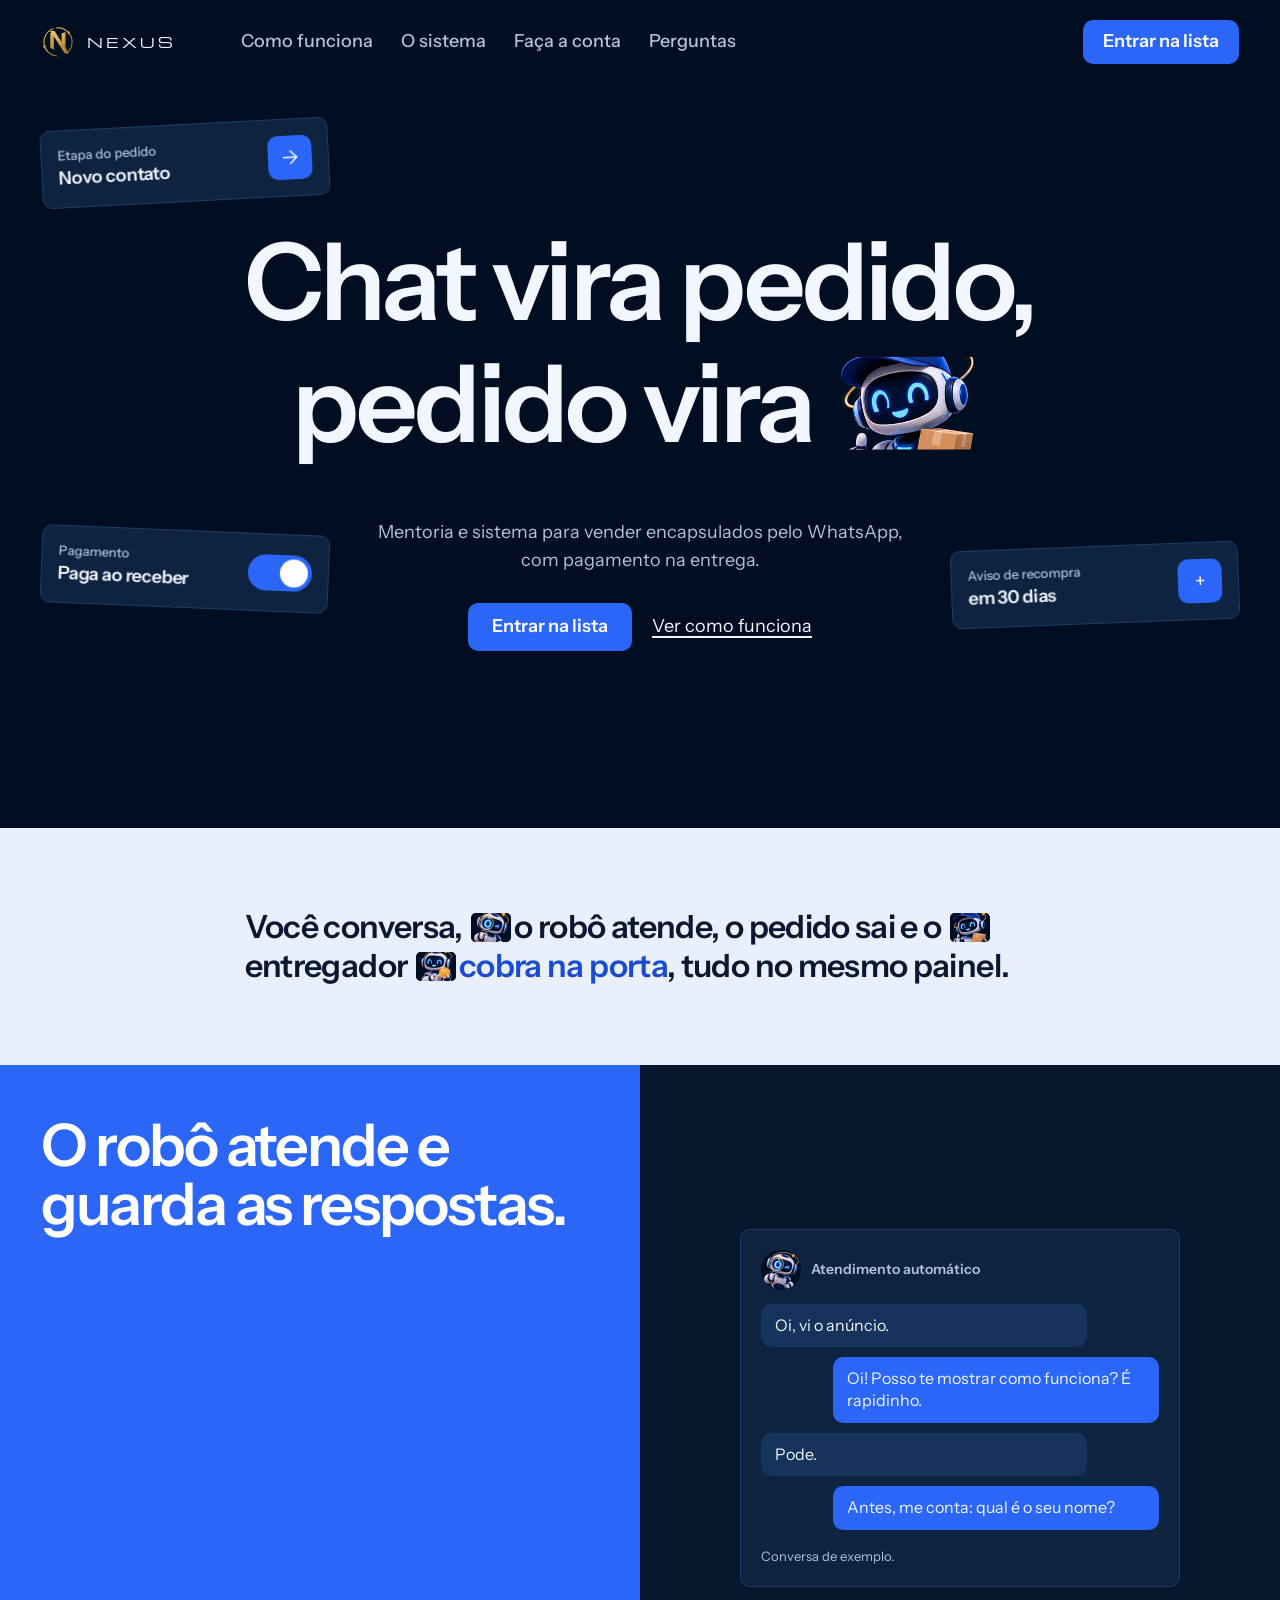
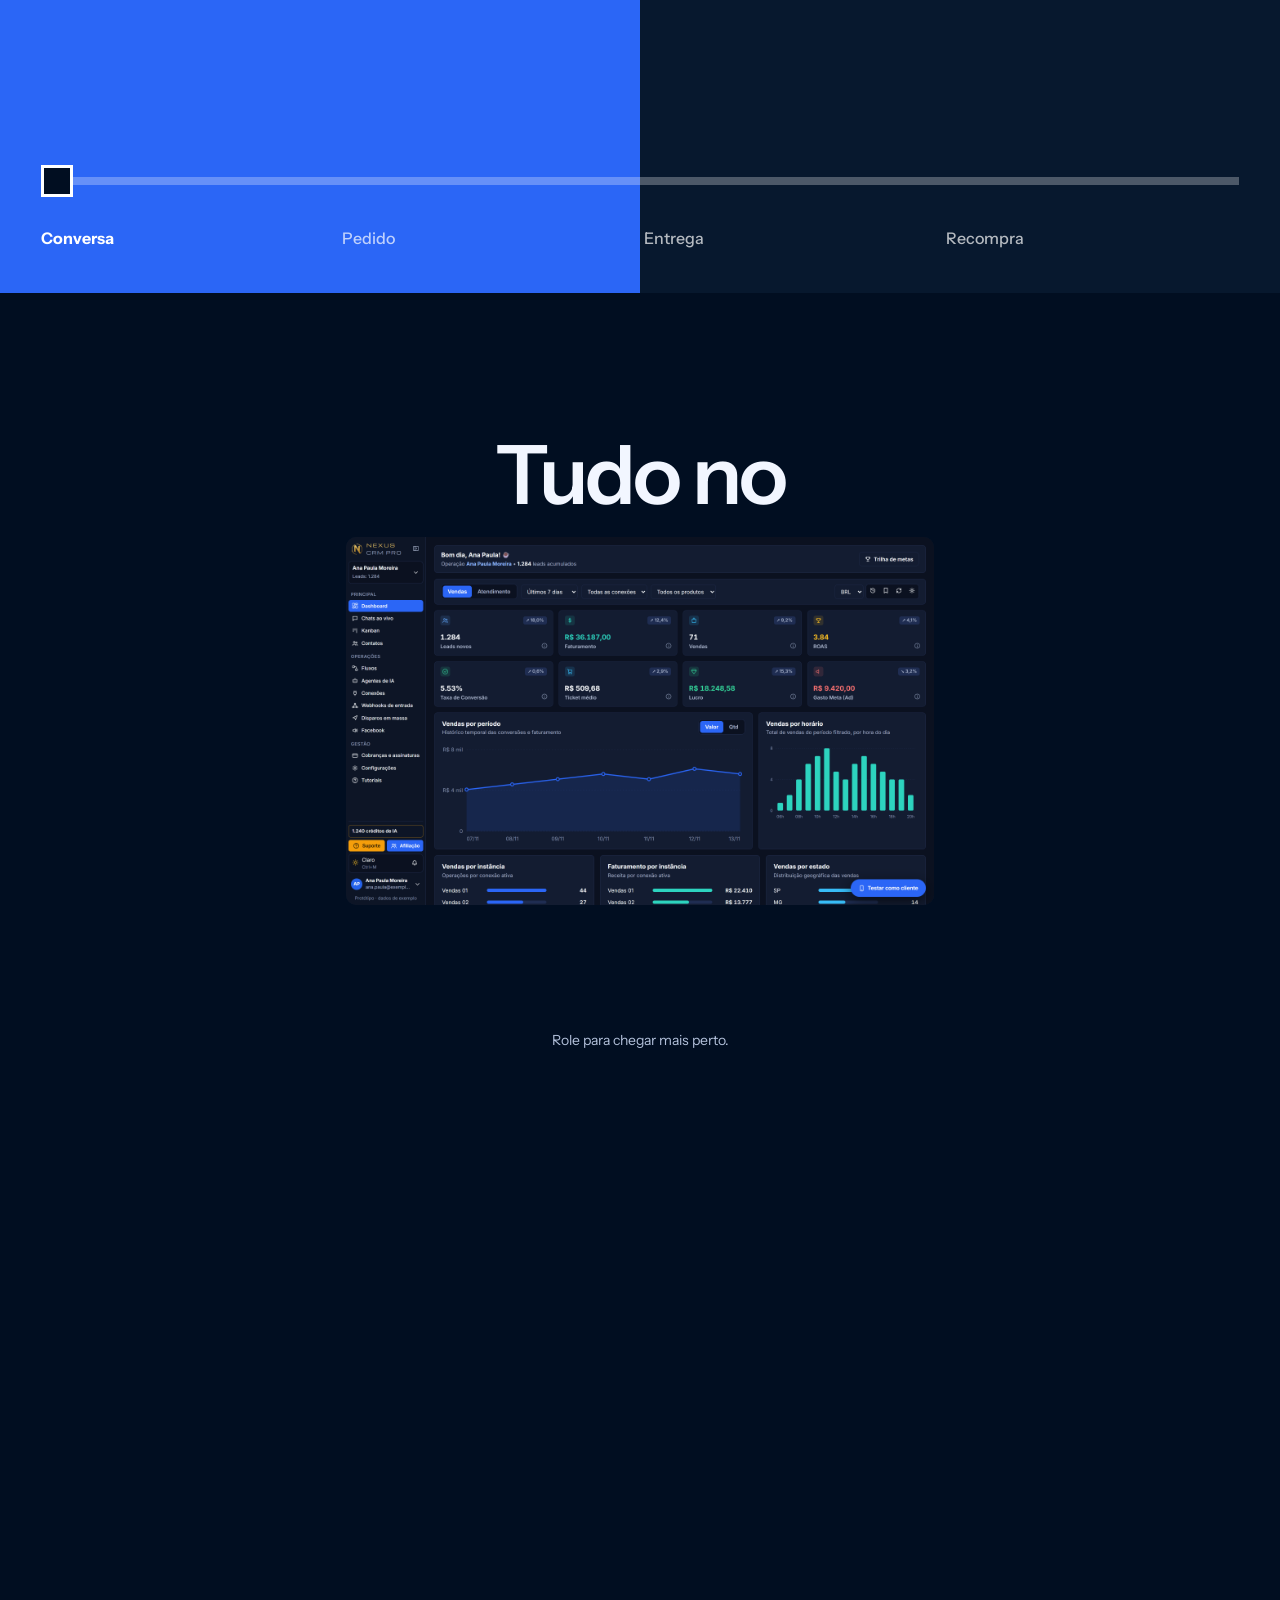
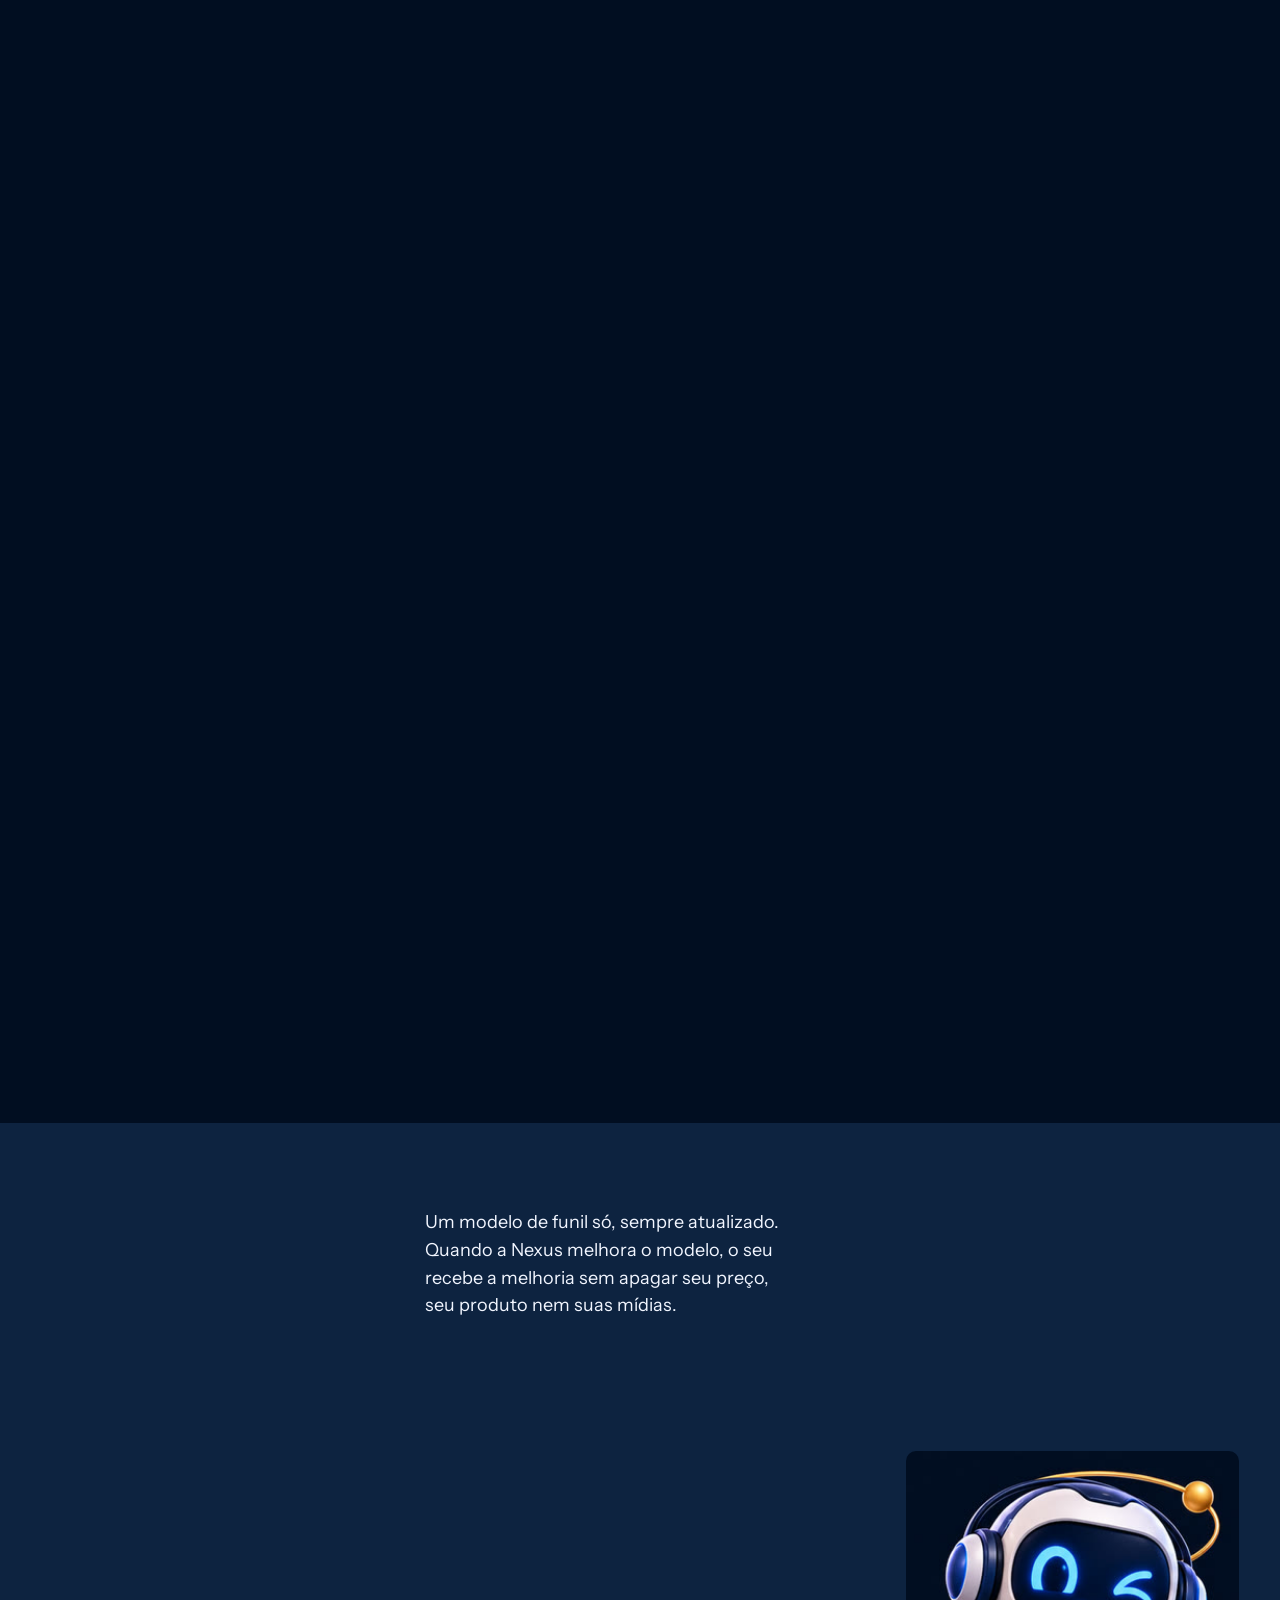
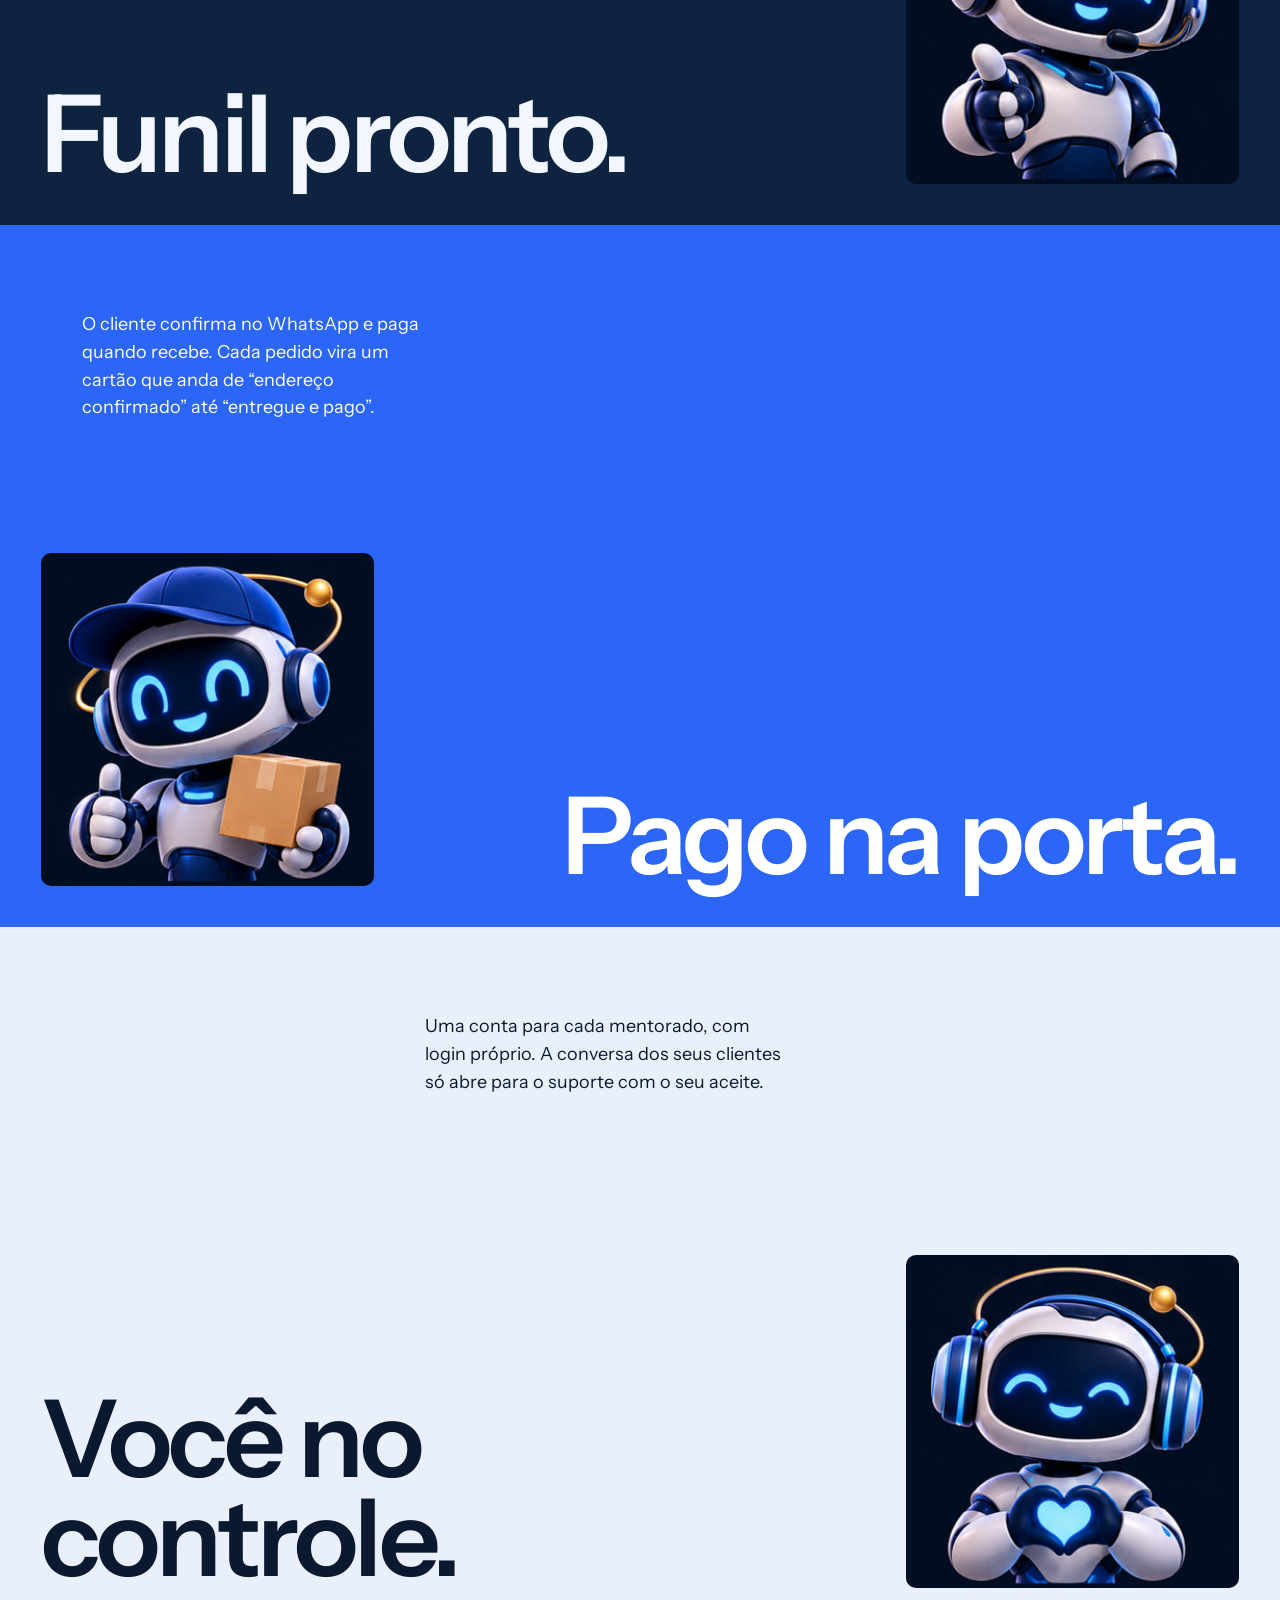
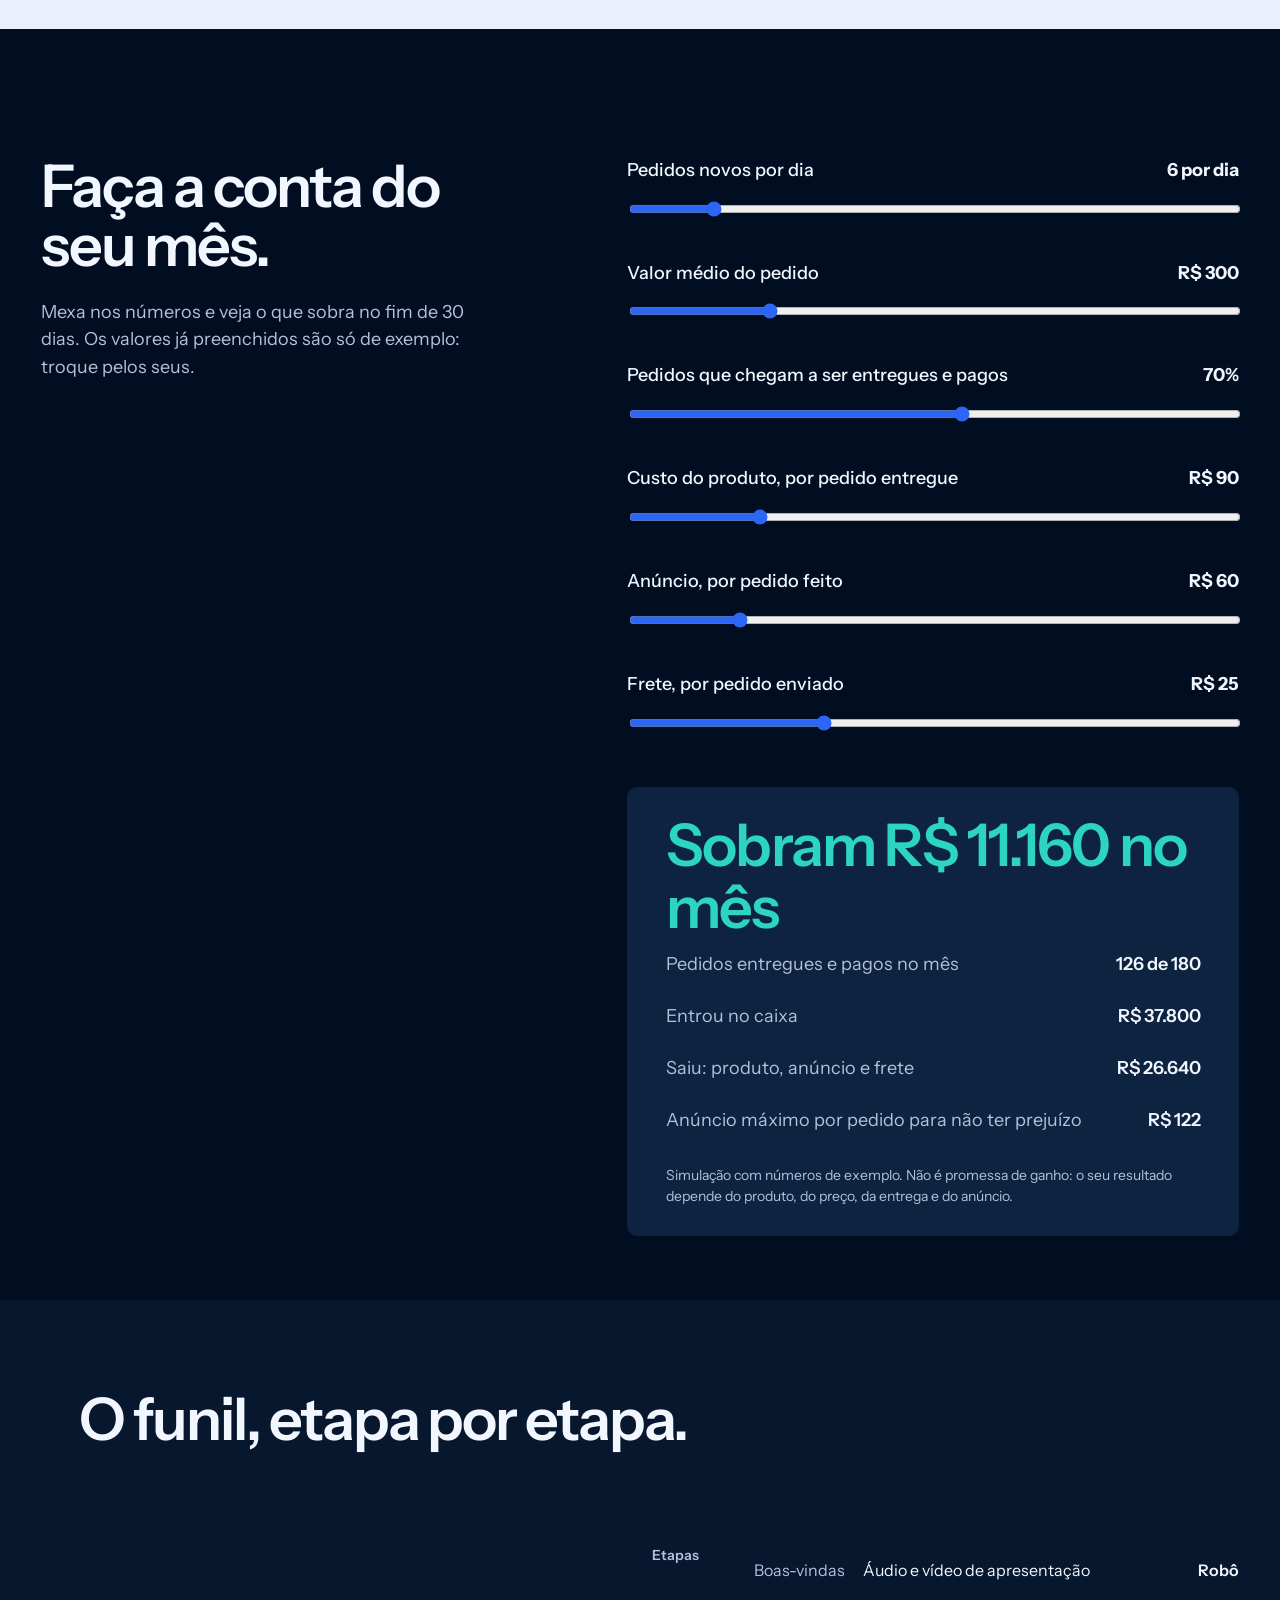
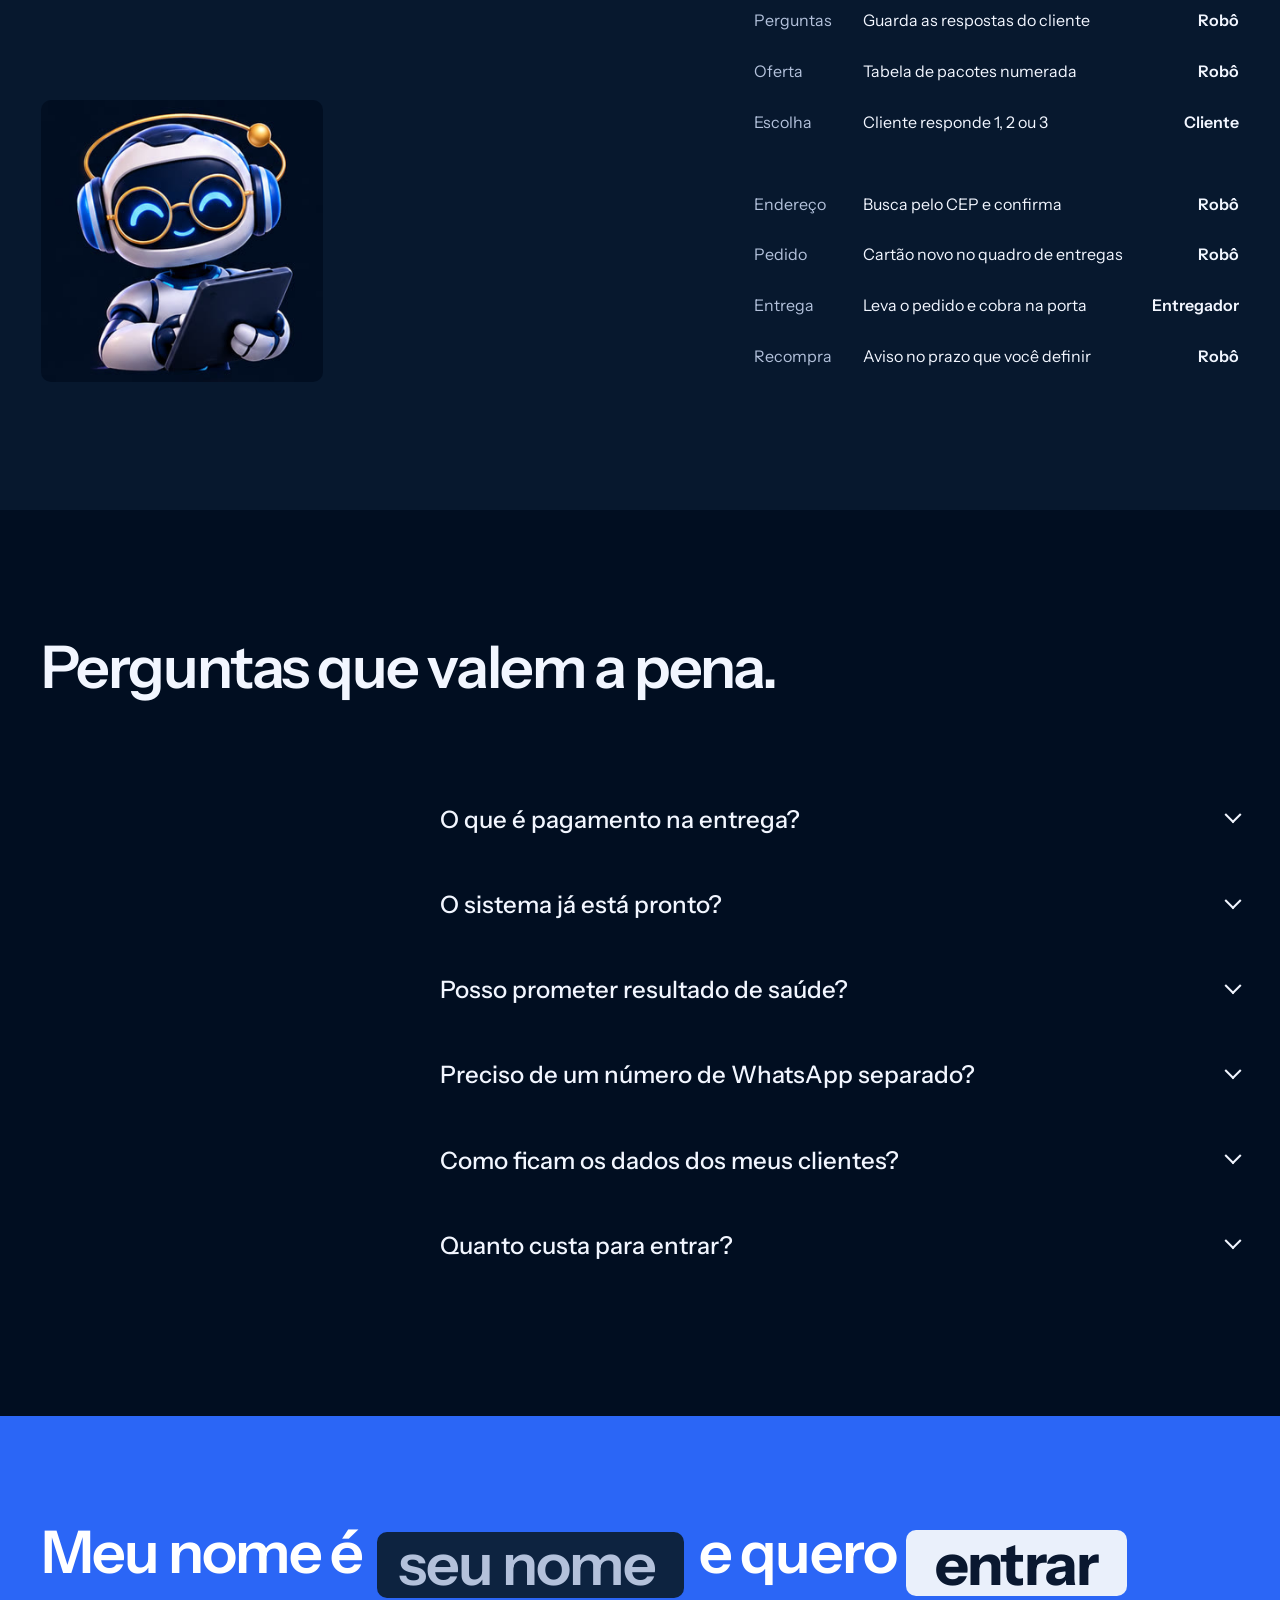
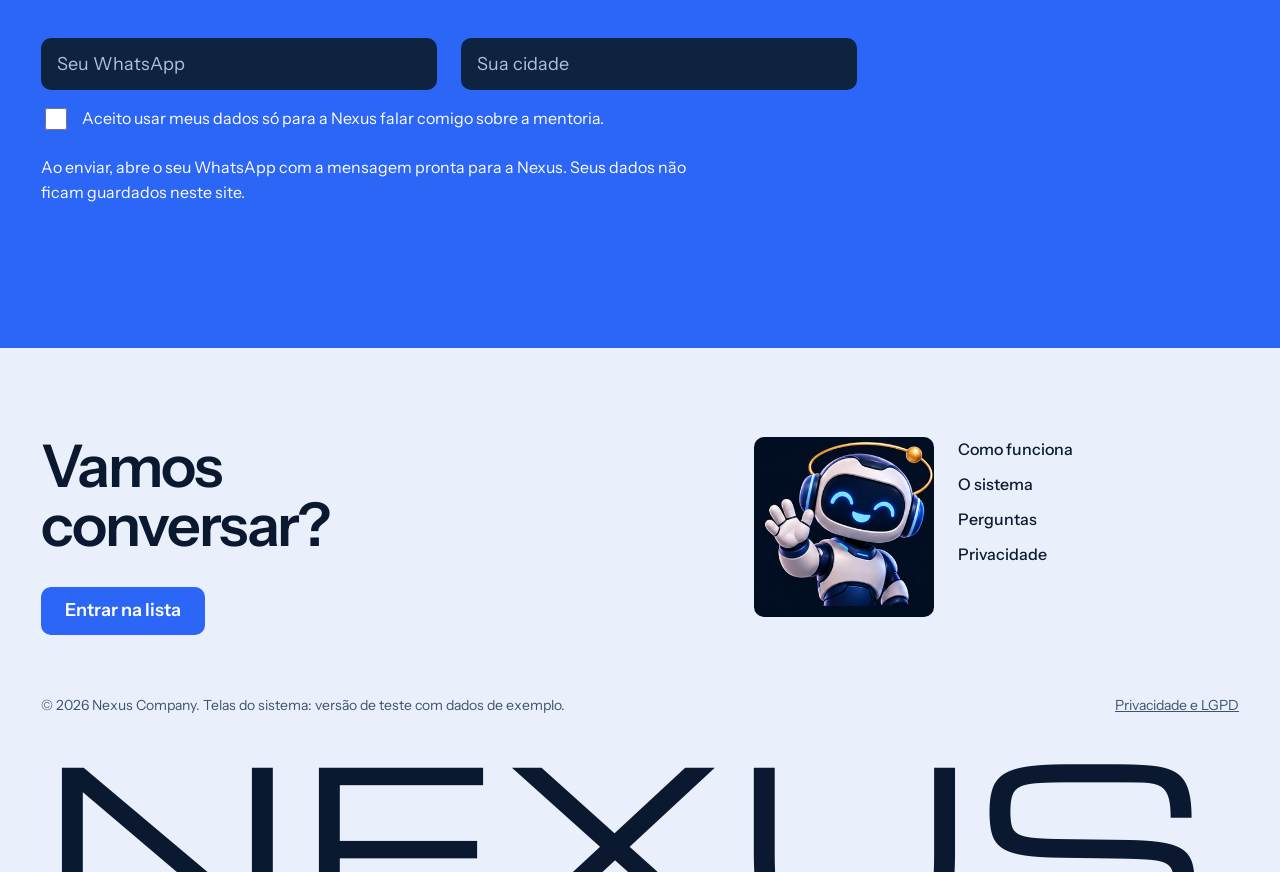
<file: index.html>
<!doctype html>
<html lang="pt-BR">
<head>
<meta charset="utf-8">
<meta name="viewport" content="width=device-width,initial-scale=1">
<title>Nexus | Mentoria e sistema para vender encapsulados</title>
<meta name="description" content="Mentoria e sistema Nexus: funil no WhatsApp, pedido, entrega com pagamento na entrega e recompra, tudo num painel. Entre na lista.">
<meta name="theme-color" content="#010e21">
<meta property="og:title" content="Nexus | Chat vira pedido, pedido vira entrega">
<meta property="og:description" content="Mentoria e sistema para vender encapsulados pelo WhatsApp, com pagamento na entrega.">
<meta property="og:image" content="assets/crm-dashboard.png">
<link rel="icon" href="assets/simbolo.svg" type="image/svg+xml">
<link rel="preconnect" href="https://fonts.googleapis.com">
<link rel="preconnect" href="https://fonts.gstatic.com" crossorigin>
<link href="https://fonts.googleapis.com/css2?family=Instrument+Sans:wght@400;500;600;700&family=Michroma&display=swap" rel="stylesheet">
<script>document.documentElement.className+=' js'</script>
<link rel="stylesheet" href="styles.css?v=1">
</head>
<body>

<header class="nav">
  <a class="mark" href="#topo" aria-label="Nexus, início"><img src="assets/simbolo.svg" alt="" width="34" height="34"><span>NEXUS</span></a>
  <ul>
    <li><a href="#como">Como funciona</a></li>
    <li><a href="#sistema">O sistema</a></li>
    <li><a href="#conta">Faça a conta</a></li>
    <li><a href="#perguntas">Perguntas</a></li>
  </ul>
  <a class="btn" href="#entrar">Entrar na lista</a>
</header>

<main id="topo">

<!-- 1. HERÓI -->
<section class="hero" aria-labelledby="h1">
  <h1 id="h1" class="mk" aria-label="Chat vira pedido, pedido vira entrega.">
    <span class="ln" aria-hidden="true"><span>Chat vira pedido,</span></span>
    <span class="ln" aria-hidden="true"><span>pedido vira <span class="slot"><img src="assets/orbi.jpg" alt="" width="320" height="320"></span></span></span>
  </h1>
  <p class="sub">Mentoria e sistema para vender encapsulados pelo WhatsApp, com pagamento na entrega.</p>
  <div class="go">
    <a class="btn" href="#entrar">Entrar na lista</a>
    <a class="link" href="#como">Ver como funciona</a>
  </div>
  <div class="chips">
    <div class="chip c1" data-ui>
      <div><b>Etapa do pedido</b><output id="chEtapa" aria-live="polite">Novo contato</output></div>
      <button type="button" id="chEtapaBt" aria-label="Avançar para a próxima etapa do pedido">→</button>
    </div>
    <div class="chip c2" data-ui>
      <div><b>Pagamento</b><output id="chPag" aria-live="polite">Paga ao receber</output></div>
      <button type="button" class="sw" id="chPagBt" aria-pressed="true" aria-label="Pagamento na entrega"></button>
    </div>
    <div class="chip c3" data-ui>
      <div><b>Aviso de recompra</b><output id="chRec" aria-live="polite">em 30 dias</output></div>
      <button type="button" id="chRecBt" aria-label="Trocar o prazo do aviso de recompra">+</button>
    </div>
  </div>
</section>

<!-- 2. FRASE -->
<section class="intro paper" aria-label="Resumo">
  <p class="rv">Você conversa, <span class="th"><img src="assets/vega.jpg" alt="" width="320" height="320" loading="lazy"></span>o robô atende, o pedido sai e o <span class="th"><img src="assets/orbi.jpg" alt="" width="320" height="320" loading="lazy"></span>entregador <span class="th"><img src="assets/dara.jpg" alt="" width="320" height="320" loading="lazy"></span><em>cobra na porta</em>, tudo no mesmo painel.</p>
</section>

<!-- 3. COMO FUNCIONA -->
<section class="how" id="como" aria-labelledby="hw">
  <div class="l">
    <h2 id="hw"><span id="hwTxt">O robô atende e guarda as respostas.</span></h2>
  </div>
  <div class="r">
    <div class="frag on" data-ui data-e="0">
      <h3><img src="assets/vega.jpg" alt="" width="40" height="40">Atendimento automático</h3>
      <div class="bub c">Oi, vi o anúncio.</div>
      <div class="bub b">Oi! Posso te mostrar como funciona? É rapidinho.</div>
      <div class="bub c">Pode.</div>
      <div class="bub b">Antes, me conta: qual é o seu nome?</div>
      <p class="ex">Conversa de exemplo.</p>
    </div>
    <div class="frag" data-ui data-e="1">
      <h3><img src="assets/nex.jpg" alt="" width="40" height="40">Pedido criado</h3>
      <div class="kv"><span>Pacote escolhido</span><b>Opção 2</b></div>
      <div class="kv"><span>CEP</span><b>00000-000</b></div>
      <div class="kv"><span>Pagamento</span><b>Na entrega</b></div>
      <div class="kv"><span>Etapa</span><span class="tag">Endereço confirmado</span></div>
      <p class="ex">Pedido de exemplo.</p>
    </div>
    <div class="frag" data-ui data-e="2">
      <h3><img src="assets/orbi.jpg" alt="" width="40" height="40">Entrega em rota</h3>
      <div class="kv"><span>Cliente</span><b>Maria (exemplo)</b></div>
      <div class="kv"><span>Receber na porta</span><b>R$ 0,00</b></div>
      <div class="kv"><span>Etapa</span><span class="tag">Enviado</span></div>
      <div class="kv"><span>Ao entregar</span><b>Marca “Entregue e pago”</b></div>
      <p class="ex">Entrega de exemplo.</p>
    </div>
    <div class="frag" data-ui data-e="3">
      <h3><img src="assets/tico.jpg" alt="" width="40" height="40">Aviso de recompra</h3>
      <div class="bub b">Oi, tudo bem? Como foi com o seu pedido? Se quiser repor, é só me chamar.</div>
      <div class="kv"><span>Enviado depois de</span><b>30 dias</b></div>
      <div class="kv"><span>Se o cliente responder</span><b>Volta ao funil</b></div>
      <p class="ex">Mensagem de exemplo.</p>
    </div>
  </div>
  <div class="rng">
    <i class="fill" aria-hidden="true"></i>
    <input type="range" id="hwRng" min="0" max="3" step="1" value="0" aria-label="Etapa do funil" aria-valuetext="Conversa">
    <ol id="hwNames">
      <li><button type="button" data-i="0" aria-current="true">Conversa</button></li>
      <li><button type="button" data-i="1">Pedido</button></li>
      <li><button type="button" data-i="2">Entrega</button></li>
      <li><button type="button" data-i="3">Recompra</button></li>
    </ol>
  </div>
</section>

<!-- 4. O SISTEMA: UMA MOLDURA, TRÊS DISTÂNCIAS -->
<section class="show" id="sistema" data-st="1" aria-labelledby="sh">
  <div class="stage">
    <h2 id="sh"><span class="a">Tudo no</span><span class="sr"> mesmo painel.</span></h2>
    <div class="frame" id="frm"><img src="assets/crm-dashboard.png" alt="Painel de vendas do Nexus CRM Pro: indicadores de leads, faturamento, vendas e ticket médio, com gráficos por dia e por horário." width="2880" height="1800" loading="lazy"></div>
    <div class="b" aria-hidden="true">mesmo painel.</div>
    <p class="cap">Faturamento, ticket médio e lucro calculados a partir dos pedidos. Tela da versão de teste do Nexus CRM Pro, com dados de exemplo.</p>
    <p class="hint">Role para chegar mais perto.</p>
  </div>
</section>

<!-- 5. O QUE VOCÊ LEVA -->
<section aria-label="O que a mentoria entrega">
  <div class="field f1">
    <div class="pic rv d1"><img src="assets/nex.jpg" alt="Mascote Nex, de fone de ouvido, com o polegar para cima" width="320" height="320" loading="lazy"></div>
    <p class="rv">Um modelo de funil só, sempre atualizado. Quando a Nexus melhora o modelo, o seu recebe a melhoria sem apagar seu preço, seu produto nem suas mídias.</p>
    <h2 class="rv">Funil pronto.</h2>
  </div>
  <div class="field f2 cobalt">
    <div class="pic rv d1"><img src="assets/orbi.jpg" alt="Mascote Orbi, de boné azul, segurando uma caixa de entrega" width="320" height="320" loading="lazy"></div>
    <p class="rv">O cliente confirma no WhatsApp e paga quando recebe. Cada pedido vira um cartão que anda de “endereço confirmado” até “entregue e pago”.</p>
    <h2 class="rv">Pago na porta.</h2>
  </div>
  <div class="field f3 paper">
    <div class="pic rv d1"><img src="assets/lumi.jpg" alt="Mascote Lumi, de fone de ouvido, fazendo um coração com as mãos" width="320" height="320" loading="lazy"></div>
    <p class="rv">Uma conta para cada mentorado, com login próprio. A conversa dos seus clientes só abre para o suporte com o seu aceite.</p>
    <h2 class="rv">Você no controle.</h2>
  </div>
</section>

<!-- 6. FAÇA A CONTA (a coisa viva) -->
<section class="calc" id="conta" aria-labelledby="cc">
  <div>
    <h2 id="cc" class="rv">Faça a conta do seu mês.</h2>
    <p class="lead rv d1">Mexa nos números e veja o que sobra no fim de 30 dias. Os valores já preenchidos são só de exemplo: troque pelos seus.</p>
  </div>
  <div>
    <form id="calc" class="rv d1" onsubmit="return false" aria-describedby="calcNote">
      <div class="fld"><label for="iP">Pedidos novos por dia <output id="oP"></output></label><input type="range" id="iP" min="1" max="40" step="1" value="6"></div>
      <div class="fld"><label for="iT">Valor médio do pedido <output id="oT"></output></label><input type="range" id="iT" min="100" max="1000" step="10" value="300"></div>
      <div class="fld"><label for="iE">Pedidos que chegam a ser entregues e pagos <output id="oE"></output></label><input type="range" id="iE" min="40" max="95" step="1" value="70"></div>
      <div class="fld"><label for="iC">Custo do produto, por pedido entregue <output id="oC"></output></label><input type="range" id="iC" min="10" max="400" step="5" value="90"></div>
      <div class="fld"><label for="iA">Anúncio, por pedido feito <output id="oA"></output></label><input type="range" id="iA" min="10" max="300" step="5" value="60"></div>
      <div class="fld"><label for="iF">Frete, por pedido enviado <output id="oF"></output></label><input type="range" id="iF" min="0" max="80" step="1" value="25"></div>
    </form>
    <div class="res rv d2" aria-live="polite">
      <p class="big" id="rRes"></p>
      <div class="row"><span>Pedidos entregues e pagos no mês</span><b id="rEnt"></b></div>
      <div class="row"><span>Entrou no caixa</span><b id="rFat"></b></div>
      <div class="row"><span>Saiu: produto, anúncio e frete</span><b id="rCus"></b></div>
      <div class="row"><span>Anúncio máximo por pedido para não ter prejuízo</span><b id="rCpa"></b></div>
      <p class="note" id="calcNote">Simulação com números de exemplo. Não é promessa de ganho: o seu resultado depende do produto, do preço, da entrega e do anúncio.</p>
    </div>
  </div>
</section>

<!-- 7. ETAPAS DO FUNIL -->
<section class="list" aria-labelledby="lt">
  <h2 id="lt" class="rv">O funil, etapa por etapa.</h2>
  <div class="tb">
    <p class="nm" aria-hidden="true">Etapas</p>
    <table class="rv">
      <caption class="sr">Etapas do funil-modelo e quem faz cada uma</caption>
      <tbody>
        <tr><td>Boas-vindas</td><td>Áudio e vídeo de apresentação</td><td>Robô</td></tr>
        <tr><td>Perguntas</td><td>Guarda as respostas do cliente</td><td>Robô</td></tr>
        <tr><td>Oferta</td><td>Tabela de pacotes numerada</td><td>Robô</td></tr>
        <tr><td>Escolha</td><td>Cliente responde 1, 2 ou 3</td><td>Cliente</td></tr>
        <tr class="g"><td>Endereço</td><td>Busca pelo CEP e confirma</td><td>Robô</td></tr>
        <tr><td>Pedido</td><td>Cartão novo no quadro de entregas</td><td>Robô</td></tr>
        <tr><td>Entrega</td><td>Leva o pedido e cobra na porta</td><td>Entregador</td></tr>
        <tr><td>Recompra</td><td>Aviso no prazo que você definir</td><td>Robô</td></tr>
      </tbody>
    </table>
    <div class="who rv d1"><img src="assets/atlas.jpg" alt="Mascote Atlas, de óculos dourados, com um tablet" width="320" height="320" loading="lazy"></div>
  </div>
</section>

<!-- 8. PERGUNTAS -->
<section class="faq" id="perguntas" aria-labelledby="fq">
  <h2 id="fq" class="rv">Perguntas que valem a pena.</h2>
  <div class="qs rv">
    <details><summary>O que é pagamento na entrega?</summary><p>O cliente confirma o pedido no WhatsApp e só paga quando recebe. Tira o medo de comprar, mas exige entrega organizada e um funil que confirme bem o endereço.</p></details>
    <details><summary>O sistema já está pronto?</summary><p>Ainda não por inteiro. A versão de teste do Nexus CRM Pro já roda no navegador com dados de exemplo: WhatsApp de teste, conversas, quadro de pedidos e painel. As conexões reais e as contas dos mentorados estão em construção.</p></details>
    <details><summary>Posso prometer resultado de saúde?</summary><p>Não. Fale só do que a embalagem e a regularização do produto permitem, e siga as regras da Anvisa e das plataformas de anúncio. O que você diz ao cliente é responsabilidade sua.</p></details>
    <details><summary>Preciso de um número de WhatsApp separado?</summary><p>É o mais seguro. Responder só quem chamou tem risco baixo de bloqueio. Disparo para quem nunca falou com você tem risco alto e não faz parte do método.</p></details>
    <details><summary>Como ficam os dados dos meus clientes?</summary><p>Cada mentorado tem a própria conta. A equipe da Nexus não lê as conversas dos seus clientes sem o seu aceite, e os dados seguem a LGPD.</p></details>
    <details><summary>Quanto custa para entrar?</summary><p>O valor é combinado na conversa com a Nexus, depois que você entra na lista. Não existe preço fixo publicado aqui.</p></details>
  </div>
</section>

<!-- 9. CANDIDATURA -->
<section class="apply cobalt" id="entrar" aria-labelledby="ap">
  <form id="form" novalidate>
    <h2 id="ap" class="rv">Meu nome é <input class="gap" id="fNome" name="nome" type="text" autocomplete="name" placeholder="seu nome" aria-label="Seu nome" required> e quero <button class="go" type="submit">entrar</button></h2>
    <div class="more rv d1">
      <input type="tel" id="fTel" name="tel" autocomplete="tel" placeholder="Seu WhatsApp" aria-label="Seu WhatsApp" inputmode="tel">
      <input type="text" id="fCid" name="cidade" autocomplete="address-level2" placeholder="Sua cidade" aria-label="Sua cidade">
      <label class="chk"><input type="checkbox" id="fOk" required><span>Aceito usar meus dados só para a Nexus falar comigo sobre a mentoria.</span></label>
    </div>
    <p class="after rv d2">Ao enviar, abre o seu WhatsApp com a mensagem pronta para a Nexus. Seus dados não ficam guardados neste site.</p>
    <p class="msg" id="fMsg" role="status"></p>
  </form>
</section>

</main>

<footer class="foot">
  <div class="top">
    <div style="grid-column:1/8">
      <h2>Vamos conversar?</h2>
      <a class="btn" href="#entrar">Entrar na lista</a>
    </div>
    <div class="pic"><img src="assets/iris.jpg" alt="Mascote Iris, acenando" width="320" height="320" loading="lazy"></div>
    <nav class="lk" aria-label="Rodapé">
      <a href="#como">Como funciona</a>
      <a href="#sistema">O sistema</a>
      <a href="#perguntas">Perguntas</a>
      <a href="privacidade.html">Privacidade</a>
    </nav>
  </div>
  <div class="legal"><span>© 2026 Nexus Company. Telas do sistema: versão de teste com dados de exemplo.</span><a href="privacidade.html">Privacidade e LGPD</a></div>
  <div class="name" aria-hidden="true">NEXUS</div>
</footer>

<script src="config.js?v=1"></script>
<script src="app.js?v=1"></script>
</body>
</html>
</file>
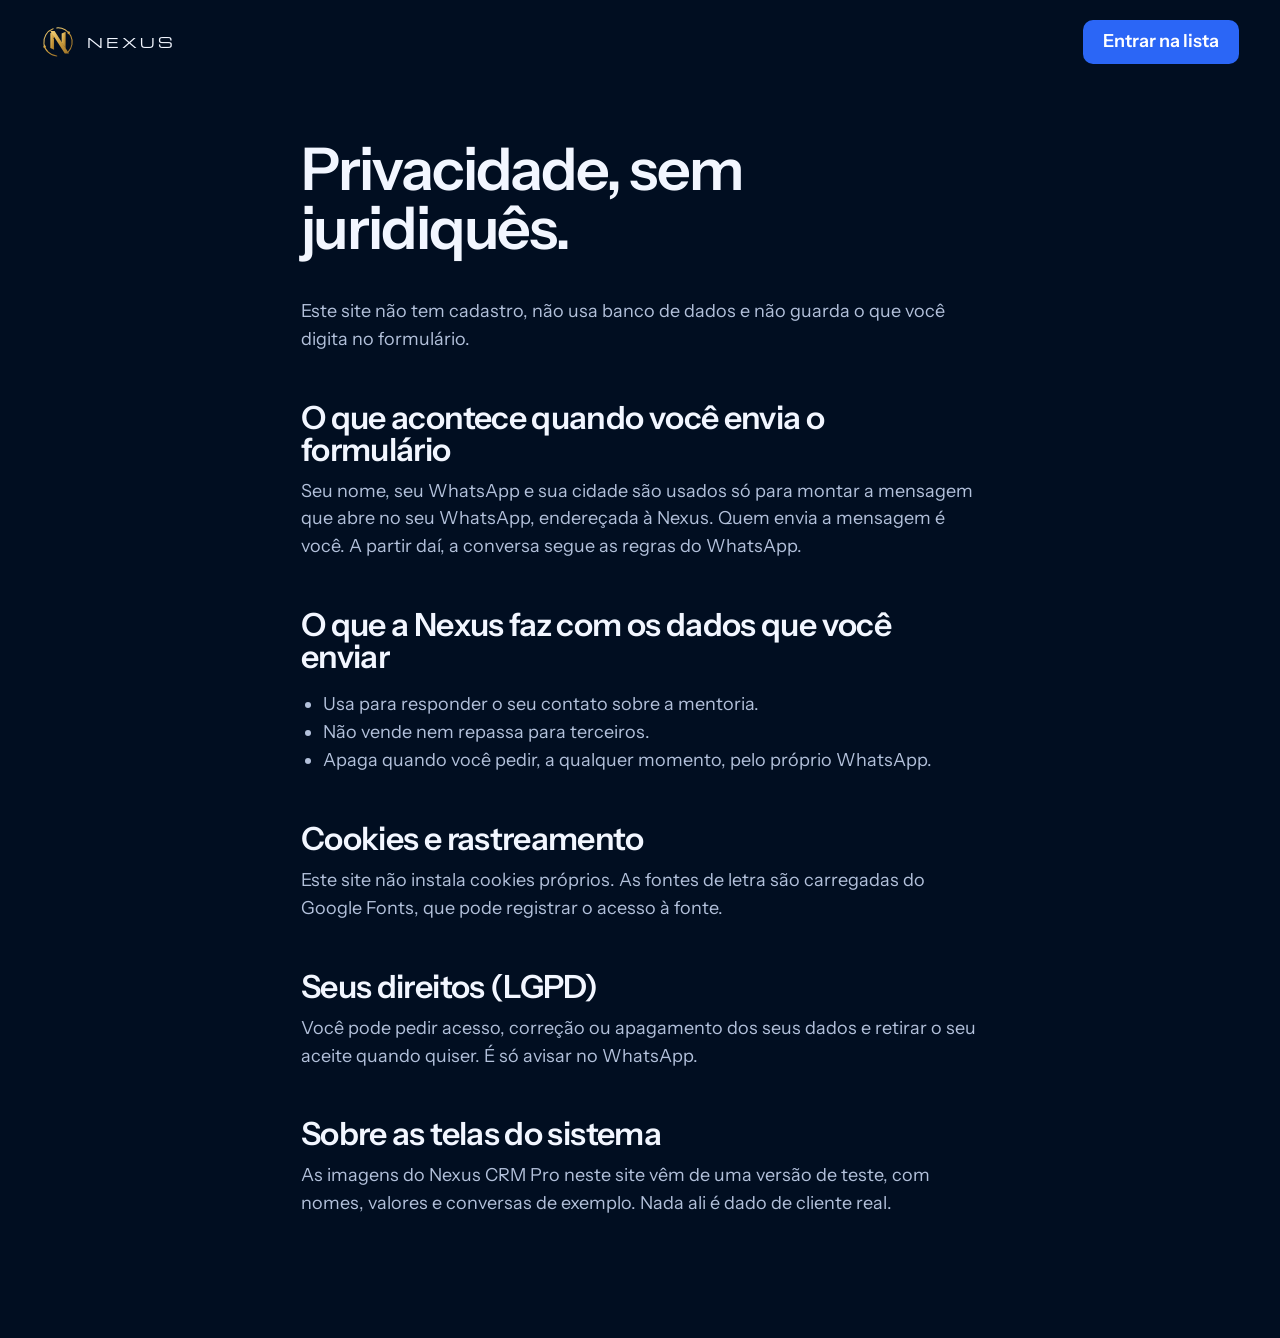
<file: privacidade.html>
<!doctype html>
<html lang="pt-BR">
<head>
<meta charset="utf-8">
<meta name="viewport" content="width=device-width,initial-scale=1">
<title>Privacidade | Nexus</title>
<meta name="description" content="Como a Nexus trata os dados de quem entra em contato pelo site, em linguagem simples (LGPD).">
<link rel="icon" href="assets/simbolo.svg" type="image/svg+xml">
<link href="https://fonts.googleapis.com/css2?family=Instrument+Sans:wght@400;500;600;700&family=Michroma&display=swap" rel="stylesheet">
<link rel="stylesheet" href="styles.css?v=1">
<style>
  .doc{max-width:760px;margin:0 auto;padding:140px var(--m) 120px}
  .doc h1{font-size:var(--s2);margin-bottom:40px}
  .doc h2{font-size:var(--s3);margin:48px 0 12px;letter-spacing:-.02em}
  .doc p,.doc li{color:var(--soft);max-width:62ch}
  .doc ul{padding-left:1.2em}
</style>
</head>
<body>
<header class="nav" style="position:absolute">
  <a class="mark" href="index.html" aria-label="Nexus, início"><img src="assets/simbolo.svg" alt="" width="34" height="34"><span>NEXUS</span></a>
  <a class="btn" href="index.html#entrar">Entrar na lista</a>
</header>
<main class="doc">
  <h1>Privacidade, sem juridiquês.</h1>
  <p>Este site não tem cadastro, não usa banco de dados e não guarda o que você digita no formulário.</p>
  <h2>O que acontece quando você envia o formulário</h2>
  <p>Seu nome, seu WhatsApp e sua cidade são usados só para montar a mensagem que abre no seu WhatsApp, endereçada à Nexus. Quem envia a mensagem é você. A partir daí, a conversa segue as regras do WhatsApp.</p>
  <h2>O que a Nexus faz com os dados que você enviar</h2>
  <ul>
    <li>Usa para responder o seu contato sobre a mentoria.</li>
    <li>Não vende nem repassa para terceiros.</li>
    <li>Apaga quando você pedir, a qualquer momento, pelo próprio WhatsApp.</li>
  </ul>
  <h2>Cookies e rastreamento</h2>
  <p>Este site não instala cookies próprios. As fontes de letra são carregadas do Google Fonts, que pode registrar o acesso à fonte.</p>
  <h2>Seus direitos (LGPD)</h2>
  <p>Você pode pedir acesso, correção ou apagamento dos seus dados e retirar o seu aceite quando quiser. É só avisar no WhatsApp.</p>
  <h2>Sobre as telas do sistema</h2>
  <p>As imagens do Nexus CRM Pro neste site vêm de uma versão de teste, com nomes, valores e conversas de exemplo. Nada ali é dado de cliente real.</p>
</main>
</body>
</html>
</file>
<file: styles.css>
/* Nexus — site da mentoria de encapsulados. Tokens da marca: fundo #010e21 (o mesmo dos mascotes), cobalto de ação, papel claro. */
:root{
  --ground:#010e21; --panel:#07182e; --panel2:#0d2340; --ink:#f2f6ff; --soft:#b3c1db;
  --cobalt:#2b66f6; --cobalt-deep:#1b4bd1; --cobalt-ink:#ffffff; --paper:#eaf0fb; --paper-ink:#0a1830; --paper-soft:#40516f;
  --ok:#2dd4bf;
  --m:clamp(20px,3.2vw,48px);            /* margem lateral única */
  --s1:clamp(42px,8.4vw,136px);          /* gigante */
  --s2:clamp(34px,4.6vw,72px);           /* título */
  --s3:clamp(22px,2.5vw,36px);           /* frase */
  --s4:18px;                             /* texto */
  --s5:14px;                             /* nota */
  --gap:clamp(80px,10vw,160px);          /* entre seções */
  --r:10px;                              /* raio único */
  --font:'Instrument Sans',system-ui,-apple-system,'Segoe UI',Roboto,Arial,sans-serif;
  --mark:'Michroma','Instrument Sans',system-ui,sans-serif;
}
*,*::before,*::after{box-sizing:border-box}
html{scroll-behavior:smooth;-webkit-text-size-adjust:100%}
body{margin:0;background:var(--ground);color:var(--ink);font:400 var(--s4)/1.55 var(--font);overflow-x:hidden}
img{display:block;max-width:100%;height:auto}
a{color:inherit}
button,input{font:inherit;color:inherit}
:focus-visible{outline:3px solid var(--cobalt);outline-offset:3px}
.paper :focus-visible,.cobalt :focus-visible{outline-color:var(--paper-ink)}
.sr{position:absolute;width:1px;height:1px;overflow:hidden;clip:rect(0 0 0 0);white-space:nowrap}
h1,h2,h3,p{margin:0}
h1,h2{font-weight:600;letter-spacing:-.035em;line-height:1}
.wrap{padding-inline:var(--m)}

/* ---------- botões (um formato só) ---------- */
.btn{display:inline-flex;align-items:center;justify-content:center;gap:.5em;min-height:48px;padding:0 24px;border:0;border-radius:var(--r);background:var(--cobalt);color:var(--cobalt-ink);font-weight:600;text-decoration:none;cursor:pointer;transition:transform .18s ease,background .18s ease}
.btn:hover{background:#4a7cff;transform:translateY(-2px)}
.btn:active{transform:translateY(0) scale(.98)}
.btn.inv{background:var(--paper);color:var(--paper-ink)}
.btn.inv:hover{background:#fff}
.link{text-decoration:underline;text-underline-offset:.2em;text-decoration-thickness:2px}

/* ---------- navegação ---------- */
.nav{position:absolute;inset:0 0 auto 0;z-index:20;display:flex;align-items:center;justify-content:space-between;gap:16px;padding:20px var(--m)}
.mark{display:flex;align-items:center;gap:12px;text-decoration:none}
.mark img{width:34px;height:34px}
.mark span{font:400 14px/1 var(--mark);letter-spacing:.24em}
.nav ul{display:flex;gap:28px;list-style:none;margin:0 auto 0 48px;padding:0}
.nav ul a{text-decoration:none;color:var(--soft);font-weight:500}
.nav ul a:hover{color:var(--ink)}
.nav .btn{min-height:44px;padding:0 20px}

/* ---------- 1. herói ---------- */
.hero{position:relative;min-height:92svh;display:grid;place-content:center;justify-items:center;text-align:center;padding:120px var(--m) 64px;background:var(--ground);overflow:hidden}
.hero h1{font-size:var(--s1);line-height:.98;font-weight:600;transform:translateY(-4%)}
.hero h1 .ln{display:block;overflow:hidden;padding:.14em .06em .16em;margin:-.1em 0 -.14em}
.hero h1 .ln>span{display:inline-flex;align-items:center;justify-content:center;gap:.14em;will-change:transform}
.slot{display:inline-block;height:.86em;width:1.5em;border-radius:.16em;overflow:hidden;background:var(--panel);flex:none;vertical-align:-.1em}
.slot img{width:100%;height:100%;object-fit:cover;object-position:50% 38%}
.hero .sub{margin-top:clamp(28px,4vw,56px);max-width:44ch;font-size:18px;color:var(--soft)}
.hero .go{margin-top:28px;display:flex;gap:20px;align-items:center;justify-content:center;flex-wrap:wrap}

/* chips vivos do produto (data-ui): têm borda, é interface real */
.chip{position:absolute;z-index:5;width:288px;padding:14px 16px;background:var(--panel2);border:1px solid #1d3b66; /* taste-skill-ignore */border-radius:var(--r);text-align:left;display:flex;align-items:center;justify-content:space-between;gap:14px}
.chip b{display:block;font-size:13px;font-weight:500;color:var(--soft)}
.chip output{display:block;font-size:18px;font-weight:600;letter-spacing:-.01em;min-height:1.3em}
.chip button{flex:none;width:44px;height:44px;border-radius:var(--r);border:0;background:var(--cobalt);color:#fff;cursor:pointer;font-size:20px;line-height:1;transition:transform .15s,background .15s}
.chip button:hover{background:#4a7cff;transform:scale(1.06)}
.chip button:active{transform:scale(.94)}
.chip .sw{position:relative;flex:none;width:64px;height:36px;padding:0;border-radius:99px;background:#26446f}
.chip .sw::after{content:"";position:absolute;top:4px;left:4px;width:28px;height:28px;border-radius:50%;background:#fff;transition:transform .2s ease}
.chip .sw[aria-pressed=true]{background:var(--cobalt)}
.chip .sw[aria-pressed=true]::after{transform:translateX(28px)}
.chip .sw:hover{transform:none}
.chip.c1{left:max(var(--m),calc(50% - 600px));top:15%;transform:rotate(-3deg)}
.chip.c2{left:max(var(--m),calc(50% - 600px));top:64%;transform:rotate(2.4deg)}
.chip.c3{right:max(var(--m),calc(50% - 600px));top:66%;transform:rotate(-2.2deg)}

/* ---------- 2. frase (papel) ---------- */
.paper{background:var(--paper);color:var(--paper-ink)}
.intro{padding:calc(var(--gap)*.62) var(--m)}
.intro p{max-width:min(66%,1040px);margin:0 auto;font-size:var(--s3);line-height:1.22;font-weight:600;letter-spacing:-.02em}
.intro .th{display:inline-block;width:1.25em;height:.9em;border-radius:.16em;overflow:hidden;vertical-align:-.12em;margin:0 .1em;background:var(--ground)}
.intro .th img{width:100%;height:100%;object-fit:cover;object-position:50% 40%}
.intro p em{font-style:normal;color:var(--cobalt-deep)}

/* ---------- 3. como funciona: arrastar pelas etapas ---------- */
.how{display:grid;grid-template-columns:1fr 1fr;min-height:92svh;position:relative}
.how .l{background:var(--cobalt);color:#fff;padding:clamp(28px,4vw,56px) var(--m) 190px;display:flex;flex-direction:column}
.how .r{background:var(--panel);display:grid;place-items:center;padding:48px var(--m) 190px}
.how h2{font-size:var(--s2);max-width:15ch;transition:opacity .2s}

.how .rng{position:absolute;left:var(--m);right:var(--m);bottom:36px;z-index:3}
.how input[type=range]{width:100%;height:32px;margin:0;background:transparent;-webkit-appearance:none;appearance:none;cursor:pointer;--p:0%}
.how input[type=range]::-webkit-slider-runnable-track{height:8px;border-radius:0;background:rgba(255,255,255,.28)}
.how .fill{position:absolute;left:0;top:12px;height:8px;width:calc((100% - var(--pad,0px) - 32px)*var(--k,0) + 16px);background:#fff;pointer-events:none;z-index:1;transition:width .2s}
.how input[type=range]{position:relative;z-index:2}
.how input[type=range]::-moz-range-track{height:8px;background:rgba(255,255,255,.28)}
.how input[type=range]::-moz-range-progress{height:8px;background:#fff}
.how input[type=range]::-webkit-slider-thumb{-webkit-appearance:none;width:32px;height:32px;margin-top:-12px;border-radius:0;background:var(--ground);border:3px solid #fff}
.how input[type=range]::-moz-range-thumb{width:26px;height:26px;border-radius:0;background:var(--ground);border:3px solid #fff}
.how ol{display:grid;grid-template-columns:repeat(4,1fr);gap:8px;list-style:none;margin:14px 0 0;padding:0}
.how ol button{background:none;border:0;padding:6px 0;text-align:left;cursor:pointer;color:rgba(255,255,255,.7);font-weight:500;font-size:16px}
.how ol button[aria-current=true]{color:#fff;font-weight:700}
/* fragmentos do produto */
.frag{width:min(100%,440px);min-height:330px;background:var(--panel2);border:1px solid #1d3b66;border-radius:var(--r);padding:20px;display:none}
.frag.on{display:block;animation:fi .35s ease both}
@keyframes fi{from{opacity:0;transform:translateY(10px)}to{opacity:1;transform:none}}
.frag h3{font-size:14px;font-weight:600;color:var(--soft);margin-bottom:14px;display:flex;align-items:center;gap:10px}
.frag h3 img{width:40px;height:40px;border-radius:50%;object-fit:cover}
.bub{max-width:82%;padding:11px 14px;border-radius:var(--r);margin-bottom:10px;font-size:16px;line-height:1.35}
.bub.c{background:#16335c}
.bub.b{background:var(--cobalt);margin-left:auto}
.kv{display:flex;justify-content:space-between;gap:16px;padding:12px 0;font-size:16px}
.kv span:first-child{color:var(--soft)}
.kv b{font-weight:600}
.tag{display:inline-block;padding:5px 12px;border-radius:99px;background:rgba(45,212,191,.16);color:var(--ok);font-size:14px;font-weight:600}
.ex{margin-top:16px;font-size:13px;color:var(--soft)}

/* ---------- 4. uma moldura, três distâncias ---------- */
.show{position:relative;height:270svh;background:var(--ground)}
.stage{position:sticky;top:0;height:100svh;display:grid;grid-template-rows:auto auto auto;align-content:center;justify-items:center;gap:clamp(12px,2.4vh,28px);padding:0 var(--m);overflow:hidden}
.show h2,.show .a,.show .b{font-size:clamp(40px,6.4vw,100px);line-height:1}
.show h2{text-align:center}
.frame{position:relative;width:min(46vw,740px);aspect-ratio:16/10;overflow:hidden;border-radius:var(--r);background:var(--panel)}
.frame img{width:100%;height:100%;object-fit:cover;transform-origin:var(--ox,50%) var(--oy,50%);transition:transform .9s cubic-bezier(.2,.7,.1,1)}
.show .b{font-weight:600;letter-spacing:-.035em;opacity:0;transform:translateY(24px);transition:opacity .5s,transform .5s}
.show[data-st="2"] .b,.show[data-st="3"] .b{opacity:1;transform:none}
.show .cap{position:absolute;right:var(--m);top:50%;width:min(26ch,22vw);font-size:18px;color:var(--soft);opacity:0;transform:translateY(16px);transition:opacity .5s .2s,transform .5s .2s}
.show[data-st="3"] .cap{opacity:1;transform:none}
.show .hint{font-size:var(--s5);color:var(--soft)}

/* ---------- 5. campos de cor (benefícios) ---------- */
.field{min-height:78svh;position:relative;padding:var(--m);display:flex;flex-direction:column;justify-content:space-between;gap:28px}
.field p{font-size:var(--s4);max-width:30ch;margin-left:clamp(0px,30vw,420px);padding-top:clamp(24px,5vh,64px)}
.field h2{font-size:var(--s1);line-height:.92;max-width:11ch}
.field.f1{background:var(--panel2)}
.field.f2{background:var(--cobalt);color:#fff;align-items:flex-end;text-align:right}
.field.f2 p{align-self:flex-start;margin-left:var(--m);text-align:left}
.field.f3{background:var(--paper);color:var(--paper-ink)}
.field .pic{position:absolute;right:var(--m);bottom:var(--m);width:min(26vw,340px);border-radius:var(--r);overflow:hidden;background:var(--ground)}
.field .pic img{width:100%;aspect-ratio:1;object-fit:cover}
.field.f2 .pic{right:auto;left:var(--m)}
@media (max-width:900px){.field .pic{position:static;width:46%;margin:28px 0 0;align-self:flex-end}.field.f2 .pic{align-self:flex-start}}

/* ---------- 6. calculadora (a coisa viva) ---------- */
.calc{padding:var(--gap) var(--m) calc(var(--gap)*.5);display:grid;grid-template-columns:5fr 6fr;gap:clamp(32px,6vw,96px);align-items:start;background:var(--ground)}
.calc h2{font-size:var(--s2);max-width:12ch}
.calc .lead{margin-top:24px;max-width:36ch;color:var(--soft)}
.calc form{display:grid;gap:26px}
.fld label{display:flex;justify-content:space-between;gap:12px;font-weight:500;margin-bottom:6px}
.fld label output{font-weight:700}
.fld input[type=range]{width:100%;height:32px;accent-color:var(--cobalt);cursor:pointer}
.res{margin-top:40px;background:var(--panel2);border-radius:var(--r);padding:28px clamp(20px,3vw,40px)}
.res .big{font-size:var(--s2);font-weight:600;letter-spacing:-.03em;line-height:1.05;color:var(--ok)}
.res .big.neg{color:#ff8c8c}
.res .row{display:flex;justify-content:space-between;gap:16px;padding:12px 0;color:var(--soft)}
.res .row b{color:var(--ink);font-weight:600}
.res .note{margin-top:18px;font-size:var(--s5);color:var(--soft)}

/* ---------- 7. lista: etapas do funil ---------- */
.list{background:var(--panel);padding:calc(var(--gap)*.7) var(--m) var(--gap)}
.list h2{font-size:var(--s2);max-width:18ch;margin-left:3vw}
.list .tb{display:grid;grid-template-columns:repeat(12,1fr);margin-top:96px;gap:0 24px}
.list .nm{grid-column:7;font-size:14px;color:var(--soft);font-weight:600}
.list table{grid-column:8/13;width:100%;border-collapse:collapse;font-size:16px}
.list td{padding:13px 0;vertical-align:top}
.list td:first-child{color:var(--soft);padding-right:14px;white-space:nowrap}
.list td:last-child{text-align:right;font-weight:600;padding-left:14px}
.list tr.g td{padding-top:44px}
.list .who{grid-column:1/5;grid-row:1/3;align-self:end;width:min(22vw,320px);border-radius:var(--r);overflow:hidden;background:var(--ground)}
.list .who img{width:100%;aspect-ratio:1;object-fit:cover}

/* ---------- 8. perguntas ---------- */
.faq{padding:var(--gap) var(--m);background:var(--ground)}
.faq h2{font-size:var(--s2);margin-bottom:80px}
.faq .qs{margin-left:calc(100%/12*4);}
.faq details{padding:18px 0}
.faq summary{list-style:none;cursor:pointer;display:flex;justify-content:space-between;align-items:center;gap:20px;font-size:24px;font-weight:500;padding:6px 0}
.faq summary::-webkit-details-marker{display:none}
.faq summary::after{content:"";flex:none;width:12px;height:12px;border-right:2px solid var(--ink);border-bottom:2px solid var(--ink);transform:rotate(45deg) translate(-3px,-3px);transition:transform .2s}
.faq details[open]{background:var(--panel2);margin:0 -24px;padding:18px 24px;border-radius:var(--r)}
.faq details[open] summary::after{transform:rotate(225deg) translate(-3px,-3px)}
.faq details p{margin-top:12px;max-width:52ch;color:var(--soft)}

/* ---------- 9. frase com lacuna (candidatura) ---------- */
.apply{background:var(--cobalt);color:#fff;padding:calc(var(--gap)*.8) var(--m)}
.apply h2{font-size:var(--s2);line-height:1.18;max-width:24em;letter-spacing:-.03em}
.apply .gap{display:inline-block;width:5.2em;max-width:100%;height:1.12em;vertical-align:-.2em;margin:0 .1em;padding:0 .35em;border:0;border-radius:var(--r);background:var(--panel2);color:#fff;font:inherit;letter-spacing:inherit}
.apply .gap::placeholder{color:var(--soft)}
.apply .go{display:inline-block;height:1.12em;vertical-align:-.2em;padding:0 .5em;border:0;border-radius:var(--r);background:var(--paper);color:var(--paper-ink);font:inherit;font-weight:700;letter-spacing:inherit;cursor:pointer;transition:transform .18s}
.apply .go:hover{transform:translateY(-3px)}
.apply .more{margin-top:40px;display:grid;grid-template-columns:repeat(2,minmax(0,22em));gap:16px 24px;max-width:46em}
.apply .more input[type=text],.apply .more input[type=tel]{width:100%;height:52px;padding:0 16px;border:0;border-radius:var(--r);background:var(--panel2);color:#fff}
.apply .more input::placeholder{color:var(--soft)}
.apply .chk{grid-column:1/-1;display:flex;gap:12px;align-items:flex-start;font-size:16px}
.apply .chk input{width:22px;height:22px;margin-top:2px;accent-color:var(--paper-ink);flex:none}
.apply .after{margin-top:22px;font-size:16px;max-width:60ch;opacity:.95}
.apply .msg{margin-top:14px;font-weight:600;min-height:1.5em}

/* ---------- 10. rodapé: convite sobre o nome cortado ---------- */
.foot{position:relative;background:var(--paper);color:var(--paper-ink);overflow:hidden;padding:clamp(48px,7vw,104px) var(--m) calc(11vw + 96px)}
.foot .top{display:grid;grid-template-columns:repeat(12,1fr);gap:24px}
.foot h2{font-size:var(--s2);max-width:9ch}
.foot .pic{grid-column:8/10;align-self:start;width:min(100%,300px);border-radius:var(--r);overflow:hidden;background:var(--ground)}
.foot .pic img{width:100%;aspect-ratio:1;object-fit:cover}
.foot .btn{margin-top:32px}
.foot .lk{grid-column:10/13;display:grid;gap:10px;align-content:start;font-size:16px}
.foot .lk a{text-decoration:none;font-weight:500}
.foot .lk a:hover{text-decoration:underline}
.foot .legal{position:absolute;left:var(--m);right:var(--m);bottom:calc(11vw + 14px);display:flex;justify-content:space-between;gap:20px;font-size:14px;color:var(--paper-soft);flex-wrap:wrap;z-index:2}
.foot .legal a{color:inherit}
.foot .name{position:absolute;left:var(--m);bottom:0;font:400 17.4vw/.8 var(--mark);letter-spacing:.02em;white-space:nowrap;color:var(--paper-ink);transform:translateY(30%);user-select:none}

/* ---------- entradas (sem depender do script para ficar visível) ---------- */
.js .rv{opacity:0;transform:translateY(26px);transition:opacity .7s ease,transform .7s cubic-bezier(.2,.7,.1,1)}
.js .rv.in{opacity:1;transform:none}
.js .rv.d1{transition-delay:.08s}.js .rv.d2{transition-delay:.16s}.js .rv.d3{transition-delay:.24s}
.js .mk .ln>span{transform:translateY(112%);transition:transform .95s cubic-bezier(.16,.84,.2,1)}
.js .mk.in .ln>span{transform:none}
.js .mk.in .ln:nth-child(2)>span{transition-delay:.11s}
.js .hero .sub,.js .hero .go,.js .hero .chip{opacity:0;transition:opacity .8s ease .7s}
.js .hero.in .sub,.js .hero.in .go,.js .hero.in .chip{opacity:1}
@keyframes drift{0%,100%{transform:translateY(0) rotate(0)}50%{transform:translateY(-5px) rotate(.4deg)}}
.hero .slot img{animation:drift 7s ease-in-out infinite}
.frag h3 img{animation:drift 6s ease-in-out infinite}

/* ---------- celular ---------- */
@media (max-width:900px){
  .nav ul{display:none}
  .nav{padding:16px var(--m)}
  .hero{min-height:100svh;padding-top:104px}
  .hero h1{font-size:10.4vw}
  .hero h1 .ln{padding-inline:0}
  .chip{position:static;width:100%;transform:none!important;max-width:340px;margin-top:12px}
  .chip.c1{margin-top:28px}
  .hero .chips{display:grid;width:100%;justify-items:center}
  .intro p{max-width:none;font-size:clamp(21px,5.4vw,26px);text-align:left}
  .how{grid-template-columns:1fr;min-height:0}
  .how .r{order:-1;min-height:46svh;padding:32px var(--m)}
  .how .l{padding:32px var(--m) 20px}
  .how .rng{position:relative;left:auto;right:auto;bottom:auto;background:var(--cobalt);padding:8px var(--m) 32px}
  .how .fill{left:var(--m);top:20px;--pad:calc(var(--m)*2)}
  .how .rng input[type=range]{width:100%}
  .frag{min-height:0}
  .how ol{grid-template-columns:1fr 1fr}
  .show{height:300svh}
  .frame{width:92vw}
  .show .cap{position:static;width:auto;max-width:34ch;text-align:center;margin-top:8px}
  .show .a,.show .b,.show h2{font-size:13vw}
  .field{min-height:64svh}
  .field p{margin-left:0;max-width:34ch}
  .field.f2 p{margin-left:0}
  .calc{grid-template-columns:1fr}
  .list h2{margin-left:0}
  .list .tb{display:block;margin-top:48px}
  .list .nm{display:none}
  .list td:first-child{display:block;padding-bottom:0}
  .list tr{display:block}
  .list td{display:inline-block}
  .list .who{width:60%;margin:40px 0 0 auto}
  .faq .qs{margin-left:0}
  .faq details[open]{margin:0 calc(var(--m)*-1);padding-inline:var(--m);border-radius:0}
  .apply h2{font-size:min(6.2vw,52px)}
  .apply .more{grid-template-columns:1fr}
  .foot .top{display:block}
  .foot h2{font-size:var(--s2)}
  .foot .pic{width:55%;margin-top:32px}
  .foot .lk{margin-top:32px;display:flex;flex-wrap:wrap;gap:12px 20px}
  .foot{padding-bottom:calc(11vw + 120px)}
  .foot .legal{bottom:calc(11vw + 14px)}
}
@media (max-width:520px){
  .how ol button{font-size:15px}
  .res .row{font-size:15px}
}
</file>
